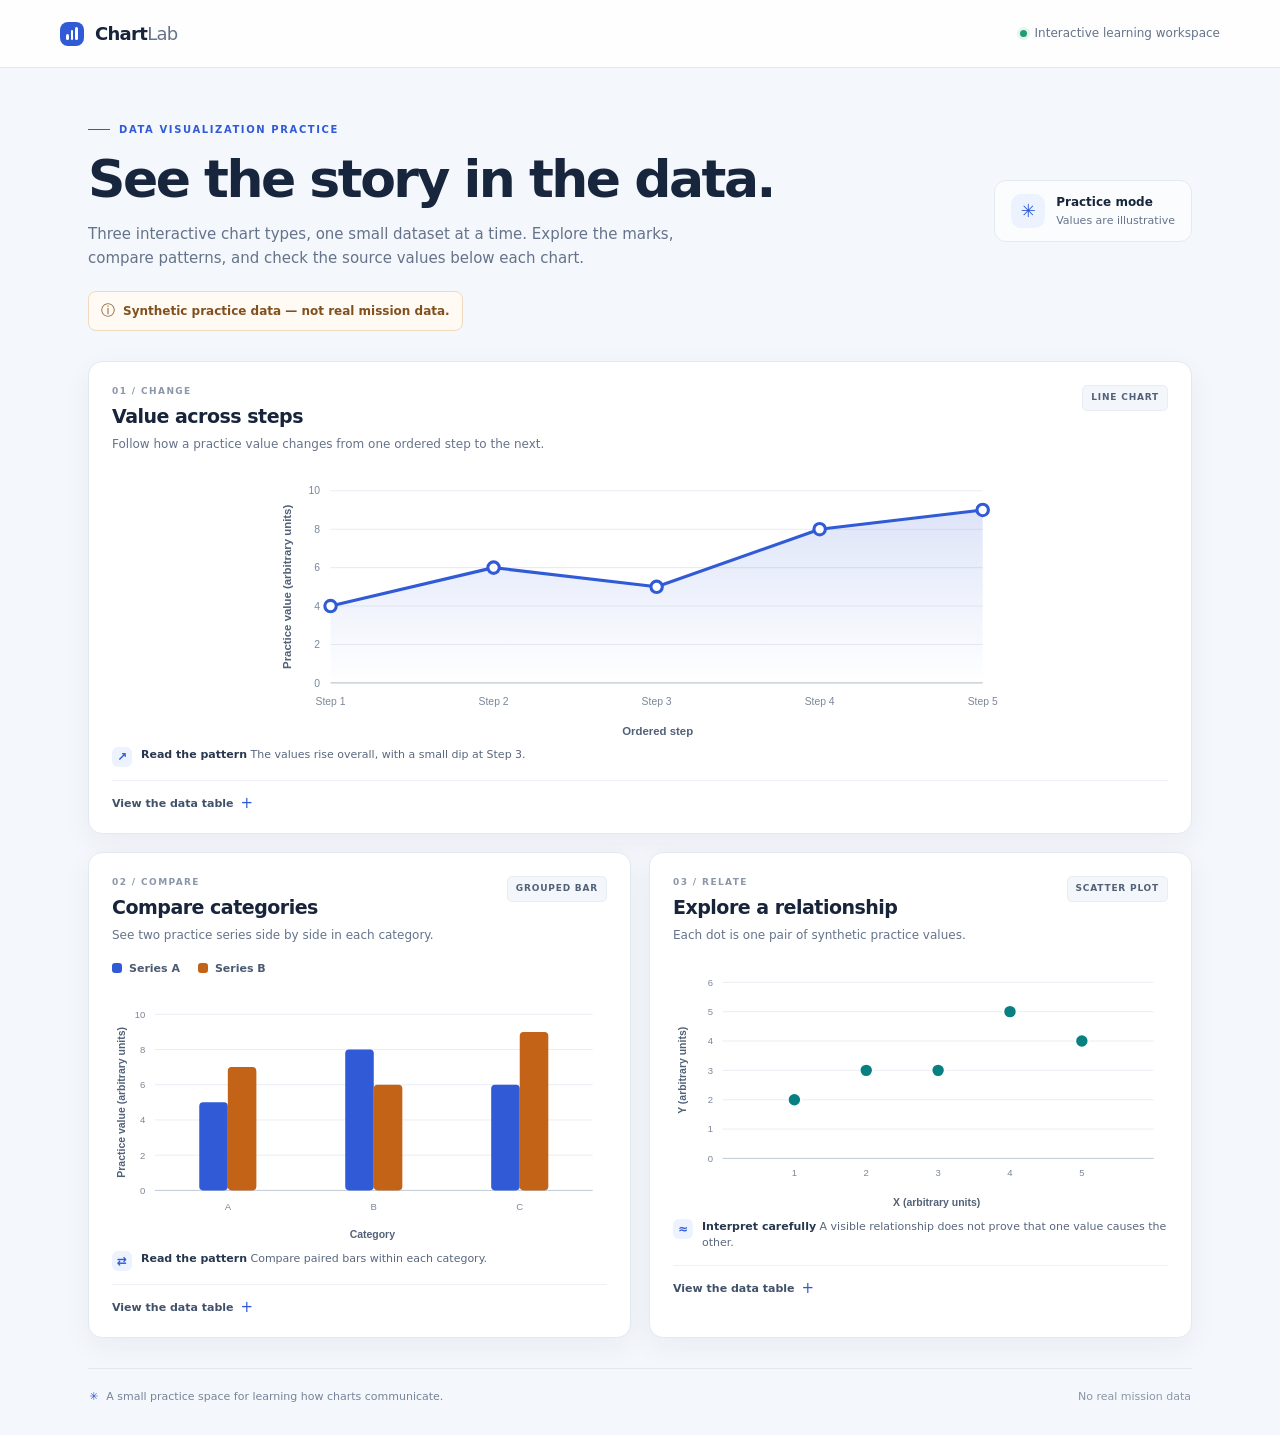
<file: independent-practice/chart-visualization-practice/index.html>
<!doctype html>
<html lang="en">
  <head>
    <meta charset="utf-8">
    <meta name="viewport" content="width=device-width, initial-scale=1">
    <meta name="theme-color" content="#f4f7fb">
    <title>Chart Lab · Data Visualization Practice</title>
    <link rel="stylesheet" href="styles.css">
  </head>
  <body>
    <a class="skip-link" href="#main-content">Skip to charts</a>
    <div class="app-shell">
      <header class="topbar">
        <a class="brand" href="#top" aria-label="Chart Lab home">
          <span class="brand-mark" aria-hidden="true"><span></span><span></span><span></span></span>
          <span>Chart<span class="brand-light">Lab</span></span>
        </a>
        <div class="topbar-meta"><span class="status-dot" aria-hidden="true"></span> Interactive learning workspace</div>
      </header>

      <main id="main-content" class="main-content">
        <section class="intro" id="top" aria-labelledby="page-title">
          <div class="eyebrow"><span class="eyebrow-line"></span> DATA VISUALIZATION PRACTICE</div>
          <div class="intro-row">
            <div>
              <h1 id="page-title">See the story<br class="mobile-break"> in the data.</h1>
              <p class="intro-copy">Three interactive chart types, one small dataset at a time. Explore the marks, compare patterns, and check the source values below each chart.</p>
            </div>
            <div class="practice-badge"><span class="badge-icon" aria-hidden="true">✳</span><span><strong>Practice mode</strong><br>Values are illustrative</span></div>
          </div>
          <p class="synthetic-notice"><span aria-hidden="true">ⓘ</span> Synthetic practice data — not real mission data.</p>
        </section>

        <section class="chart-grid" aria-label="Interactive chart examples">
          <article class="chart-card chart-card-wide" aria-labelledby="line-title">
            <div class="card-heading">
              <div><div class="chart-kicker">01 / CHANGE</div><h2 id="line-title">Value across steps</h2><p class="chart-description">Follow how a practice value changes from one ordered step to the next.</p></div>
              <span class="chart-type">LINE CHART</span>
            </div>
            <div class="chart-frame" id="line-chart" data-chart="line" aria-busy="true"></div>
            <div class="chart-tooltip" role="status" aria-live="polite" hidden></div>
            <p class="chart-takeaway"><span class="takeaway-mark" aria-hidden="true">↗</span><span><strong>Read the pattern</strong> The values rise overall, with a small dip at Step 3.</span></p>
            <details class="data-details"><summary>View the data table</summary><div class="table-wrap"><table><caption class="sr-only">Synthetic practice data for value across steps</caption><thead><tr><th scope="col">Ordered step</th><th scope="col">Practice value (arbitrary units)</th></tr></thead><tbody id="line-table"></tbody></table></div></details>
          </article>

          <article class="chart-card" aria-labelledby="bar-title">
            <div class="card-heading">
              <div><div class="chart-kicker">02 / COMPARE</div><h2 id="bar-title">Compare categories</h2><p class="chart-description">See two practice series side by side in each category.</p></div>
              <span class="chart-type">GROUPED BAR</span>
            </div>
            <div class="legend" aria-label="Chart legend"><span><i class="legend-swatch series-a" aria-hidden="true"></i>Series A</span><span><i class="legend-swatch series-b" aria-hidden="true"></i>Series B</span></div>
            <div class="chart-frame" id="bar-chart" data-chart="bar" aria-busy="true"></div>
            <div class="chart-tooltip" role="status" aria-live="polite" hidden></div>
            <p class="chart-takeaway"><span class="takeaway-mark" aria-hidden="true">⇄</span><span><strong>Read the pattern</strong> Compare paired bars within each category.</span></p>
            <details class="data-details"><summary>View the data table</summary><div class="table-wrap"><table><caption class="sr-only">Synthetic practice data for grouped category comparison</caption><thead><tr><th scope="col">Category</th><th scope="col">Series A</th><th scope="col">Series B</th></tr></thead><tbody id="bar-table"></tbody></table></div></details>
          </article>

          <article class="chart-card" aria-labelledby="scatter-title">
            <div class="card-heading">
              <div><div class="chart-kicker">03 / RELATE</div><h2 id="scatter-title">Explore a relationship</h2><p class="chart-description">Each dot is one pair of synthetic practice values.</p></div>
              <span class="chart-type">SCATTER PLOT</span>
            </div>
            <div class="chart-frame" id="scatter-chart" data-chart="scatter" aria-busy="true"></div>
            <div class="chart-tooltip" role="status" aria-live="polite" hidden></div>
            <p class="chart-takeaway"><span class="takeaway-mark" aria-hidden="true">≈</span><span><strong>Interpret carefully</strong> A visible relationship does not prove that one value causes the other.</span></p>
            <details class="data-details"><summary>View the data table</summary><div class="table-wrap"><table><caption class="sr-only">Synthetic practice data for scatter plot</caption><thead><tr><th scope="col">X (arbitrary units)</th><th scope="col">Y (arbitrary units)</th></tr></thead><tbody id="scatter-table"></tbody></table></div></details>
          </article>
        </section>

        <footer class="footer"><span class="footer-mark" aria-hidden="true">✳</span><span>A small practice space for learning how charts communicate.</span><span class="footer-note">No real mission data</span></footer>
      </main>
    </div>
    <script src="data.js"></script>
    <script src="charts.js"></script>
    <script src="app.js"></script>
  </body>
</html>
</file>
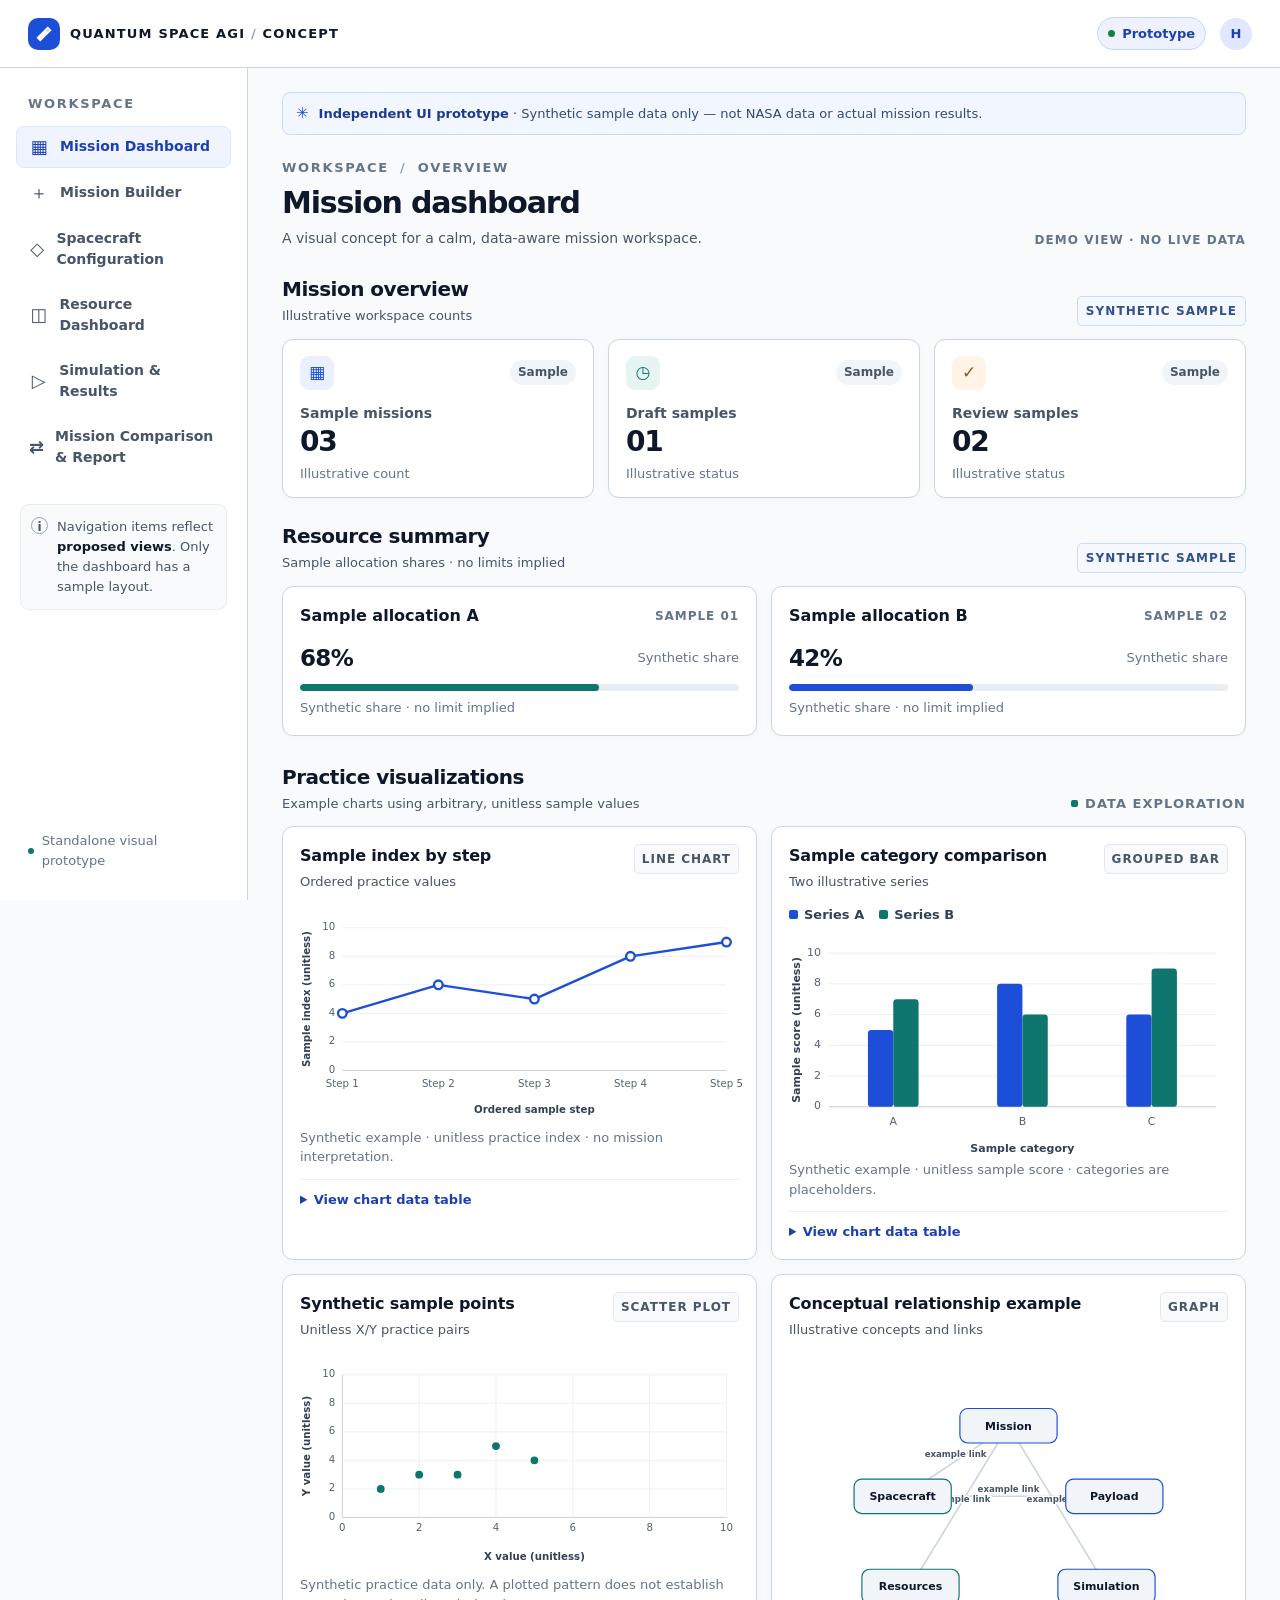
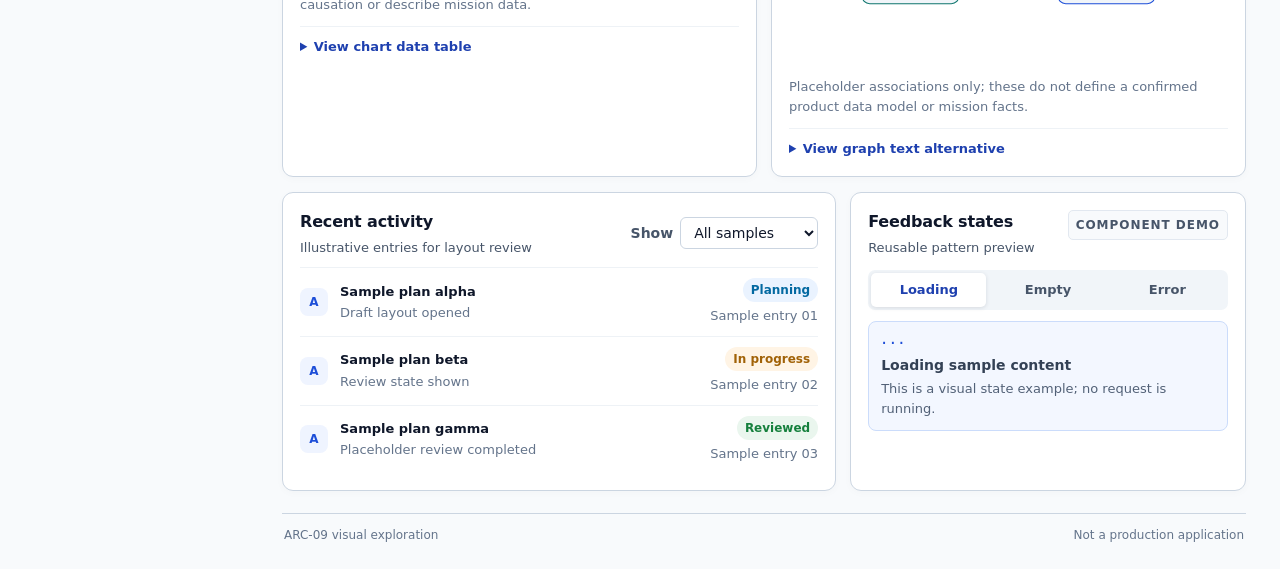
<file: arc09-handover/01-prototype/current-working-tree/index.html>
<!doctype html>
<html lang="en">
  <head>
    <meta charset="utf-8">
    <meta name="viewport" content="width=device-width, initial-scale=1">
    <meta name="theme-color" content="#f8fafc">
    <title>Mission workspace — ARC-09 UI prototype</title>
    <link rel="stylesheet" href="styles.css">
  </head>
  <body>
    <a class="skip-link" href="#main-content">Skip to main content</a>
    <div class="app-shell">
      <header class="app-header">
        <div class="header-brand-wrap">
          <button class="icon-button menu-toggle" id="menu-toggle" type="button" aria-label="Open navigation" aria-controls="app-sidebar" aria-expanded="false">
            <svg viewBox="0 0 24 24" aria-hidden="true"><path d="M4 7h16M4 12h16M4 17h16" /></svg>
          </button>
          <a class="brand" href="#dashboard" aria-label="Mission workspace dashboard">
            <span class="brand-symbol" aria-hidden="true"><svg viewBox="0 0 32 32"><path d="M5 21.5 21.5 5l5.5 5.5L10.5 27z"/><circle cx="21.5" cy="10.5" r="2.2"/></svg></span>
            <span class="brand-name">QUANTUM SPACE AGI<span> / </span>CONCEPT</span>
          </a>
        </div>
        <div class="header-right">
          <span class="prototype-chip"><span class="chip-dot" aria-hidden="true"></span>Prototype</span>
          <span class="avatar" aria-label="Prototype user">H</span>
        </div>
      </header>

      <div class="shell-body">
        <div class="sidebar-backdrop" id="sidebar-backdrop" hidden></div>
        <aside class="app-sidebar" id="app-sidebar" aria-label="Primary navigation">
          <div class="workspace-label">WORKSPACE</div>
          <nav class="primary-nav" id="primary-nav" aria-label="Proposed application views">
            <a class="nav-item is-active" href="#dashboard" data-view="dashboard" aria-current="page"><span class="nav-icon" aria-hidden="true">▦</span><span>Mission Dashboard</span></a>
            <a class="nav-item" href="#mission-builder" data-view="mission-builder"><span class="nav-icon" aria-hidden="true">＋</span><span>Mission Builder</span></a>
            <a class="nav-item" href="#spacecraft" data-view="spacecraft"><span class="nav-icon" aria-hidden="true">◇</span><span>Spacecraft Configuration</span></a>
            <a class="nav-item" href="#resources" data-view="resources"><span class="nav-icon" aria-hidden="true">◫</span><span>Resource Dashboard</span></a>
            <a class="nav-item" href="#simulation" data-view="simulation"><span class="nav-icon" aria-hidden="true">▷</span><span>Simulation &amp; Results</span></a>
            <a class="nav-item" href="#comparison" data-view="comparison"><span class="nav-icon" aria-hidden="true">⇄</span><span>Mission Comparison &amp; Report</span></a>
          </nav>

          <div class="sidebar-note">
            <span class="note-icon" aria-hidden="true">i</span>
            <p>Navigation items reflect <strong>proposed views</strong>. Only the dashboard has a sample layout.</p>
          </div>
          <div class="sidebar-bottom"><span class="online-dot" aria-hidden="true"></span> Standalone visual prototype</div>
        </aside>

        <main class="main-content" id="main-content" tabindex="-1">
          <div class="prototype-notice" role="note">
            <span class="notice-icon" aria-hidden="true">✳</span>
            <span><strong>Independent UI prototype</strong> · Synthetic sample data only — not NASA data or actual mission results.</span>
          </div>
          <div class="state-box state-error" id="startup-error" role="alert" hidden></div>
          <div class="state-box state-loading" id="dashboard-loading" role="status" aria-live="polite" aria-atomic="true" hidden>
            <span class="loading-indicator" aria-hidden="true">···</span>
            <strong>Loading dashboard data</strong>
            <span>Preparing the prototype dashboard content.</span>
          </div>

          <section id="dashboard" data-page="dashboard" aria-labelledby="page-title" aria-busy="false">
            <div class="page-header">
              <div>
                <div class="breadcrumb">WORKSPACE <span aria-hidden="true">/</span> OVERVIEW</div>
                <h1 id="page-title">Mission dashboard</h1>
                <p class="page-description">A visual concept for a calm, data-aware mission workspace.</p>
              </div>
              <div class="page-actions"><span class="date-context">DEMO VIEW <span aria-hidden="true">·</span> NO LIVE DATA</span></div>
            </div>

            <div class="section-heading">
              <div><h2>Mission overview</h2><p>Illustrative workspace counts</p></div>
              <span class="sample-label">SYNTHETIC SAMPLE</span>
            </div>
            <div class="overview-grid" id="overview-grid" role="group" aria-label="Synthetic mission overview"></div>

            <div class="section-heading resource-heading">
              <div><h2>Resource summary</h2><p>Sample allocation shares · no limits implied</p></div>
              <span class="sample-label">SYNTHETIC SAMPLE</span>
            </div>
            <div class="resource-grid" id="resource-grid" role="group" aria-label="Synthetic resource summary"></div>

            <div class="section-heading chart-section-heading">
              <div><h2>Practice visualizations</h2><p>Example charts using arbitrary, unitless sample values</p></div>
              <span class="section-marker"><span></span> DATA EXPLORATION</span>
            </div>
            <div class="visual-grid">
              <article class="panel chart-panel" aria-labelledby="trend-title">
                <div class="panel-heading"><div><h3 id="trend-title">Sample index by step</h3><p>Ordered practice values</p></div><span class="chart-type">LINE CHART</span></div>
                <div class="chart-host" id="line-chart" aria-busy="true"></div>
                <div class="chart-tooltip" role="status" aria-live="polite" hidden></div>
                <p class="chart-caption">Synthetic example · unitless practice index · no mission interpretation.</p>
                <details class="data-details"><summary>View chart data table</summary><div class="table-scroll"><table><caption class="sr-only">Synthetic sample index values by step</caption><thead><tr><th scope="col">Step</th><th scope="col">Sample index (unitless)</th></tr></thead><tbody id="line-table"></tbody></table></div></details>
              </article>

              <article class="panel chart-panel" aria-labelledby="bar-chart-title">
                <div class="panel-heading"><div><h3 id="bar-chart-title">Sample category comparison</h3><p>Two illustrative series</p></div><span class="chart-type">GROUPED BAR</span></div>
                <ul class="chart-legend"><li><i class="legend-swatch legend-a" aria-hidden="true"></i>Series A</li><li><i class="legend-swatch legend-b" aria-hidden="true"></i>Series B</li></ul>
                <div class="chart-host" id="bar-chart" aria-busy="true"></div>
                <div class="chart-tooltip" role="status" aria-live="polite" hidden></div>
                <p class="chart-caption">Synthetic example · unitless sample score · categories are placeholders.</p>
                <details class="data-details"><summary>View chart data table</summary><div class="table-scroll"><table><caption class="sr-only">Synthetic category comparison for Series A and Series B</caption><thead><tr><th scope="col">Sample category</th><th scope="col">Series A</th><th scope="col">Series B</th></tr></thead><tbody id="bar-table"></tbody></table></div></details>
              </article>
              <article class="panel chart-panel" aria-labelledby="scatter-chart-title">
                <div class="panel-heading"><div><h3 id="scatter-chart-title">Synthetic sample points</h3><p>Unitless X/Y practice pairs</p></div><span class="chart-type">SCATTER PLOT</span></div>
                <div class="chart-host" id="scatter-chart" aria-busy="true"></div>
                <div class="chart-tooltip" role="status" aria-live="polite" hidden></div>
                <p class="chart-caption">Synthetic practice data only. A plotted pattern does not establish causation or describe mission data.</p>
                <details class="data-details"><summary>View chart data table</summary><div class="table-scroll"><table><caption class="sr-only">Synthetic unitless X and Y sample point pairs</caption><thead><tr><th scope="col">X value (unitless)</th><th scope="col">Y value (unitless)</th></tr></thead><tbody id="scatter-table"></tbody></table></div></details>
              </article>

              <article class="panel chart-panel" aria-labelledby="relationship-chart-title">
                <div class="panel-heading"><div><h3 id="relationship-chart-title">Conceptual relationship example</h3><p>Illustrative concepts and links</p></div><span class="chart-type">GRAPH</span></div>
                <div class="chart-host graph-host" id="relationship-graph" aria-busy="true"></div>
                <div class="chart-tooltip" role="status" aria-live="polite" hidden></div>
                <p class="chart-caption">Placeholder associations only; these do not define a confirmed product data model or mission facts.</p>
                <details class="data-details"><summary>View graph text alternative</summary><div class="table-scroll"><table><caption class="sr-only">Conceptual graph nodes and illustrative associations</caption><thead><tr><th scope="col">Kind</th><th scope="col">Elements</th><th scope="col">Description</th></tr></thead><tbody id="graph-table"></tbody></table></div></details>
              </article>
            </div>

            <div class="lower-grid">
              <section class="panel activity-panel" aria-labelledby="activity-title">
                <div class="panel-heading activity-heading"><div><h3 id="activity-title">Recent activity</h3><p>Illustrative entries for layout review</p></div>
                  <div class="form-field compact-field"><label for="activity-filter">Show</label><select id="activity-filter" aria-label="Filter synthetic sample activity"><option value="all">All samples</option><option value="Planning">Planning</option><option value="In progress">In progress</option><option value="Reviewed">Reviewed</option></select></div>
                </div>
                <ul class="activity-list" id="activity-list" aria-live="polite"></ul>
              </section>
              <section class="panel state-demo" aria-labelledby="state-title">
                <div class="panel-heading"><div><h3 id="state-title">Feedback states</h3><p>Reusable pattern preview</p></div><span class="chart-type">COMPONENT DEMO</span></div>
                <div class="state-tabs" role="group" aria-label="Choose feedback state preview">
                  <button class="state-tab is-selected" type="button" data-state="loading" aria-pressed="true">Loading</button>
                  <button class="state-tab" type="button" data-state="empty" aria-pressed="false">Empty</button>
                  <button class="state-tab" type="button" data-state="error" aria-pressed="false">Error</button>
                </div>
                <div class="state-preview" id="state-preview" aria-live="polite"></div>
              </section>
            </div>

            <footer class="page-footer"><span>ARC-09 visual exploration</span><span>Not a production application</span></footer>
          </section>

          <section id="mission-builder" class="placeholder-page" data-page="mission-builder" hidden aria-labelledby="mission-builder-title">
            <div class="page-header"><div><div class="breadcrumb">WORKSPACE <span aria-hidden="true">/</span> PROPOSED VIEW</div><h1 id="mission-builder-title">Mission Builder</h1><p class="page-description">A navigation placeholder for visual flow review.</p></div></div>
            <div class="panel placeholder-panel"><div class="placeholder-illustration" aria-hidden="true">&#9675;</div><span class="sample-label">PROPOSED VIEW &middot; NOT A REQUIREMENT</span><h2>Layout preview not defined</h2><p>This prototype does not contain confirmed page requirements, API data, or scientific fields for this view.</p><button class="button button-secondary back-dashboard" type="button">Return to dashboard</button></div>
          </section>
          <section id="spacecraft" class="placeholder-page" data-page="spacecraft" hidden aria-labelledby="spacecraft-title">
            <div class="page-header"><div><div class="breadcrumb">WORKSPACE <span aria-hidden="true">/</span> PROPOSED VIEW</div><h1 id="spacecraft-title">Spacecraft Configuration</h1><p class="page-description">A navigation placeholder for visual flow review.</p></div></div>
            <div class="panel placeholder-panel"><div class="placeholder-illustration" aria-hidden="true">&#9675;</div><span class="sample-label">PROPOSED VIEW &middot; NOT A REQUIREMENT</span><h2>Layout preview not defined</h2><p>This prototype does not contain confirmed page requirements, API data, or scientific fields for this view.</p><button class="button button-secondary back-dashboard" type="button">Return to dashboard</button></div>
          </section>
          <section id="resources" class="placeholder-page" data-page="resources" hidden aria-labelledby="resources-title">
            <div class="page-header"><div><div class="breadcrumb">WORKSPACE <span aria-hidden="true">/</span> PROPOSED VIEW</div><h1 id="resources-title">Resource Dashboard</h1><p class="page-description">A navigation placeholder for visual flow review.</p></div></div>
            <div class="panel placeholder-panel"><div class="placeholder-illustration" aria-hidden="true">&#9675;</div><span class="sample-label">PROPOSED VIEW &middot; NOT A REQUIREMENT</span><h2>Layout preview not defined</h2><p>This prototype does not contain confirmed page requirements, API data, or scientific fields for this view.</p><button class="button button-secondary back-dashboard" type="button">Return to dashboard</button></div>
          </section>
          <section id="simulation" class="placeholder-page" data-page="simulation" hidden aria-labelledby="simulation-title">
            <div class="page-header"><div><div class="breadcrumb">WORKSPACE <span aria-hidden="true">/</span> PROPOSED VIEW</div><h1 id="simulation-title">Simulation &amp; Results</h1><p class="page-description">A navigation placeholder for visual flow review.</p></div></div>
            <div class="panel placeholder-panel"><div class="placeholder-illustration" aria-hidden="true">&#9675;</div><span class="sample-label">PROPOSED VIEW &middot; NOT A REQUIREMENT</span><h2>Layout preview not defined</h2><p>This prototype does not contain confirmed page requirements, API data, or scientific fields for this view.</p><button class="button button-secondary back-dashboard" type="button">Return to dashboard</button></div>
          </section>
          <section id="comparison" class="placeholder-page" data-page="comparison" hidden aria-labelledby="comparison-title">
            <div class="page-header"><div><div class="breadcrumb">WORKSPACE <span aria-hidden="true">/</span> PROPOSED VIEW</div><h1 id="comparison-title">Mission Comparison &amp; Report</h1><p class="page-description">A navigation placeholder for visual flow review.</p></div></div>
            <div class="panel placeholder-panel"><div class="placeholder-illustration" aria-hidden="true">&#9675;</div><span class="sample-label">PROPOSED VIEW &middot; NOT A REQUIREMENT</span><h2>Layout preview not defined</h2><p>This prototype does not contain confirmed page requirements, API data, or scientific fields for this view.</p><button class="button button-secondary back-dashboard" type="button">Return to dashboard</button></div>
          </section>
        </main>
      </div>
    </div>
    <script src="data.js"></script>
    <script src="data-provider.js"></script>
    <script src="charts.js"></script>
    <script src="data-validation.js"></script>
    <script src="app.js"></script>
  </body>
</html>
</file>
<file: independent-practice/chart-visualization-practice/styles.css>
:root{color-scheme:light;--ink:#17243a;--muted:#65738a;--soft:#8a96a9;--line:#e3e9f1;--paper:#fff;--canvas:#f4f7fb;--blue:#315bd6;--blue-dark:#2448b7;--blue-pale:#edf2ff;--teal:#087f80;--teal-pale:#e6f5f3;--orange:#c26317;--orange-pale:#fff3e7;--shadow:0 8px 28px rgba(35,55,85,.055);font-family:'DM Sans',system-ui,-apple-system,'Segoe UI',sans-serif;font-synthesis:none;text-rendering:optimizeLegibility}
*{box-sizing:border-box}body{margin:0;background:var(--canvas);color:var(--ink);font-size:15px;line-height:1.55}.skip-link{position:absolute;left:12px;top:-60px;background:#fff;padding:10px 14px;border-radius:8px;z-index:10;color:var(--blue-dark)}.skip-link:focus{top:12px}.app-shell{min-height:100vh}.topbar{height:68px;padding:0 max(28px,calc((100vw - 1160px)/2));background:rgba(255,255,255,.92);border-bottom:1px solid var(--line);display:flex;align-items:center;justify-content:space-between}.brand{display:flex;align-items:center;gap:11px;text-decoration:none;color:var(--ink);font:800 18px Manrope,system-ui,sans-serif;letter-spacing:-.7px}.brand-light{font-weight:500;color:var(--muted)}.brand-mark{height:24px;width:24px;border-radius:8px;background:var(--blue);display:flex;align-items:end;gap:2px;padding:6px}.brand-mark span{display:block;width:3px;border-radius:3px;background:white}.brand-mark span:nth-child(1){height:6px}.brand-mark span:nth-child(2){height:10px}.brand-mark span:nth-child(3){height:13px}.topbar-meta{font-size:12px;color:var(--muted);display:flex;align-items:center;gap:8px}.status-dot{width:7px;height:7px;background:#249b78;border-radius:50%;box-shadow:0 0 0 3px #e4f5ee}.main-content{max-width:1160px;margin:0 auto;padding:54px 28px 24px}.intro{margin-bottom:30px}.eyebrow,.chart-kicker{font-size:10px;font-weight:700;letter-spacing:1.6px;color:var(--blue);display:flex;align-items:center;gap:9px}.eyebrow-line{height:1px;width:22px;background:var(--blue)}.intro-row{display:flex;justify-content:space-between;align-items:center;gap:24px;margin-top:13px}.intro h1{font:800 clamp(34px,4.4vw,52px)/1.1 Manrope,system-ui,sans-serif;letter-spacing:-2.5px;margin:0;color:#18263d}.mobile-break{display:none}.intro-copy{max-width:600px;color:var(--muted);font-size:15px;margin:14px 0 0;line-height:1.65}.practice-badge{display:flex;align-items:center;gap:11px;padding:12px 16px;border:1px solid #e5eaf2;background:rgba(255,255,255,.7);border-radius:12px;color:var(--muted);font-size:11px;white-space:nowrap}.practice-badge strong{color:var(--ink);font-size:12px}.badge-icon{display:grid;place-items:center;background:var(--blue-pale);color:var(--blue);width:34px;height:34px;border-radius:10px;font-size:18px}.synthetic-notice{display:inline-flex;align-items:center;gap:8px;margin:20px 0 0;border:1px solid #f1d9bc;background:#fffaf4;border-radius:8px;color:#81501f;padding:8px 12px;font-size:12px;font-weight:600}.synthetic-notice span{font-size:14px}.chart-grid{display:grid;grid-template-columns:repeat(2,minmax(0,1fr));gap:18px}.chart-card{min-width:0;position:relative;padding:23px 23px 18px;border:1px solid var(--line);border-radius:14px;background:var(--paper);box-shadow:var(--shadow)}.chart-card-wide{grid-column:1/-1}.card-heading{display:flex;justify-content:space-between;align-items:flex-start;gap:14px}.chart-kicker{font-size:9px;letter-spacing:1.4px;color:var(--soft);margin-bottom:5px}.card-heading h2{font:700 19px/1.3 Manrope,system-ui,sans-serif;letter-spacing:-.5px;margin:0}.chart-description{font-size:12px;color:var(--muted);margin:6px 0 0}.chart-type{font-size:9px;font-weight:700;letter-spacing:.8px;color:#526177;background:#f3f6fa;border:1px solid #e8edf3;border-radius:5px;padding:5px 8px;white-space:nowrap}.chart-frame{height:250px;width:100%;margin:17px 0 0;position:relative}.chart-card-wide .chart-frame{height:270px}.chart-frame svg{display:block;width:100%;height:100%;overflow:visible}.chart-tooltip{position:absolute;z-index:3;pointer-events:none;transform:translate(-50%,-115%);background:#18263d;color:white;border-radius:7px;padding:7px 10px;font-size:11px;font-weight:600;box-shadow:0 4px 14px #17243a30;white-space:nowrap}.chart-tooltip[hidden]{display:none}.legend{display:flex;gap:18px;margin-top:15px;color:#4a5a70;font-size:11px;font-weight:600}.legend span{display:flex;align-items:center;gap:7px}.legend-swatch{width:10px;height:10px;border-radius:3px;display:inline-block}.series-a{background:var(--blue)}.series-b{background:var(--orange)}.chart-takeaway{display:flex;align-items:flex-start;gap:9px;margin:7px 0 13px;color:#59677d;font-size:11px;line-height:1.5}.chart-takeaway strong{color:#27374f}.takeaway-mark{flex:none;color:var(--blue);background:var(--blue-pale);height:20px;min-width:20px;border-radius:6px;display:grid;place-items:center;font-size:12px;font-weight:700}.data-details{border-top:1px solid #eef1f5;padding-top:11px}.data-details summary{width:max-content;cursor:pointer;list-style:none;color:#40516a;font-size:11px;font-weight:600;display:flex;align-items:center;gap:7px}.data-details summary::-webkit-details-marker{display:none}.data-details summary:after{content:'+';font-size:15px;color:var(--blue);font-weight:500}.data-details[open] summary:after{content:'−'}.data-details summary:focus-visible,.skip-link:focus-visible{outline:3px solid #8da8ff;outline-offset:3px;border-radius:4px}.table-wrap{overflow-x:auto;margin-top:10px}table{border-collapse:collapse;width:100%;text-align:left;font-size:11px}th{color:#607088;font-weight:600;background:#f7f9fc}th,td{padding:8px 10px;border-bottom:1px solid #edf0f5}td{color:#27374f;font-variant-numeric:tabular-nums}.footer{border-top:1px solid var(--line);margin-top:30px;padding:19px 1px 6px;display:flex;align-items:center;gap:8px;color:#778499;font-size:11px}.footer-mark{color:var(--blue)}.footer-note{margin-left:auto;color:#8a96a9}.sr-only{position:absolute;width:1px;height:1px;padding:0;margin:-1px;overflow:hidden;clip:rect(0,0,0,0);white-space:nowrap;border:0}

/* SVG chart styling */
.grid-line{stroke:#e9edf3;stroke-width:1}.axis-line{stroke:#bdc7d5;stroke-width:1}.axis-label{fill:#66758b;font:11px 'DM Sans',sans-serif}.axis-title{fill:#526177;font:600 11px 'DM Sans',sans-serif}.tick-label{fill:#7a8799;font:10px 'DM Sans',sans-serif}.line-path{fill:none;stroke:var(--blue);stroke-width:3;stroke-linecap:round;stroke-linejoin:round}.line-area{fill:url(#lineFill)}.line-point{fill:#fff;stroke:var(--blue);stroke-width:3}.chart-mark{cursor:pointer;outline:none}.chart-mark:focus-visible .focus-ring,.chart-mark:hover .focus-ring{opacity:1}.focus-ring{fill:none;stroke:#132c71;stroke-width:2;stroke-dasharray:3 2;opacity:0}.bar-a{fill:var(--blue)}.bar-b{fill:var(--orange)}.scatter-point{fill:var(--teal);stroke:#fff;stroke-width:2}.chart-empty{height:100%;display:grid;place-content:center;text-align:center;color:var(--muted);font-size:13px;background:#f8fafc;border:1px dashed #ccd5e2;border-radius:10px;padding:20px}.chart-error{height:100%;display:grid;place-content:center;text-align:center;color:#8b2d2d;background:#fff5f4;border:1px solid #f2d5d2;border-radius:10px;padding:20px;font-size:13px}
@media(max-width:760px){.topbar{height:60px;padding:0 20px}.main-content{padding:38px 20px 20px}.chart-grid{gap:14px}.chart-card{padding:19px}.chart-card-wide .chart-frame{height:245px}}
@media(max-width:560px){.topbar-meta{font-size:0}.topbar-meta .status-dot{width:8px;height:8px}.main-content{padding:30px 15px 18px}.intro{margin-bottom:22px}.intro-row{align-items:flex-start;flex-direction:column;gap:16px}.intro h1{font-size:38px;letter-spacing:-1.8px}.mobile-break{display:block}.intro-copy{font-size:13px;margin-top:10px}.practice-badge{padding:8px 11px}.synthetic-notice{font-size:10px;margin-top:15px}.chart-grid{grid-template-columns:1fr;gap:12px}.chart-card-wide{grid-column:auto}.chart-card{padding:17px 15px 15px;border-radius:12px}.card-heading h2{font-size:17px}.chart-description{font-size:11px;max-width:280px}.chart-type{font-size:8px;padding:4px 6px}.chart-frame,.chart-card-wide .chart-frame{height:230px;margin-top:13px}.legend{margin-top:12px}.footer{align-items:flex-start;line-height:1.4}.footer-note{white-space:nowrap}}
@media(prefers-reduced-motion:reduce){*,*::before,*::after{scroll-behavior:auto!important;animation-duration:.01ms!important;animation-iteration-count:1!important;transition-duration:.01ms!important}}
</file>
<file: arc09-handover/01-prototype/current-working-tree/styles.css>
:root {
  color-scheme: light;
  --primary: #1D4ED8;
  --secondary: #0F766E;
  --background: #F8FAFC;
  --surface: #FFFFFF;
  --subtle: #F1F5F9;
  --text: #0F172A;
  --muted: #475569;
  --border: #CBD5E1;
  --success: #15803D;
  --warning: #A16207;
  --error: #B91C1C;
  --info: #0369A1;
  --space-1: 4px;
  --space-2: 8px;
  --space-3: 12px;
  --space-4: 16px;
  --space-6: 24px;
  --space-8: 32px;
  --space-12: 48px;
  font-family: Inter,ui-sans-serif,system-ui,-apple-system,"Segoe UI",sans-serif;
  color: var(--text);
  background: var(--background);
  font-synthesis: none;
  text-rendering: optimizeLegibility;
}

/* Base styles and typography */
* {
  box-sizing: border-box;
}

html {
  min-width: 320px;
}

body {
  margin: 0;
  min-width: 320px;
  background: var(--background);
  color: var(--text);
  font-size: 16px;
  line-height: 1.5;
}
/* Shared control typography */
button,select {
  font: inherit;
}
/* Base styles and typography */
button,a,select {
  -webkit-tap-highlight-color: transparent;
}
/* Keyboard skip link */
.skip-link {
  position: fixed;
  z-index: 50;
  left: 12px;
  top: -60px;
  padding: 10px 14px;
  background: var(--surface);
  color: var(--primary);
  border: 2px solid var(--primary);
  border-radius: 8px;
}

.skip-link:focus {
  top: 12px;
}
/* Application shell and header */
.app-shell {
  min-height: 100vh;
}

.app-header {
  height: 68px;
  position: sticky;
  top: 0;
  z-index: 20;
  display: flex;
  align-items: center;
  justify-content: space-between;
  padding: 0 28px;
  background: rgba(255,255,255,.96);
  border-bottom: 1px solid var(--border);
}

.header-brand-wrap,.header-right {
  display: flex;
  align-items: center;
  gap: 14px;
}

.brand {
  display: flex;
  align-items: center;
  gap: 10px;
  text-decoration: none;
  color: var(--text);
}

.brand-symbol {
  display: grid;
  place-items: center;
  width: 32px;
  height: 32px;
  border-radius: 10px;
  background: var(--primary);
}

.brand-symbol svg {
  width: 22px;
  height: 22px;
  fill: var(--surface);
}

.brand-symbol circle {
  fill: #bfdbfe;
}

.brand-name {
  font-size: 13px;
  font-weight: 750;
  letter-spacing: .09em;
}

.brand-name span {
  color: #94a3b8;
}

.prototype-chip {
  display: flex;
  align-items: center;
  gap: 7px;
  padding: 6px 10px;
  border: 1px solid #c7d2fe;
  background: #eef2ff;
  border-radius: 99px;
  color: #1e40af;
  font-size: 13px;
  font-weight: 650;
}
/* Header indicators */
.chip-dot,.online-dot {
  width: 7px;
  height: 7px;
  border-radius: 50%;
  background: var(--success);
}
/* Application shell and header */
.avatar {
  width: 32px;
  height: 32px;
  display: grid;
  place-items: center;
  border-radius: 50%;
  background: #e0e7ff;
  color: #1e40af;
  font-weight: 700;
  font-size: 13px;
}

.icon-button {
  width: 38px;
  height: 38px;
  display: grid;
  place-items: center;
  border: 1px solid var(--border);
  background: var(--surface);
  border-radius: 9px;
  color: var(--text);
  cursor: pointer;
}

.icon-button svg {
  width: 20px;
  height: 20px;
  fill: none;
  stroke: currentColor;
  stroke-width: 1.8;
  stroke-linecap: round;
}

.menu-toggle {
  display: none;
}

.shell-body {
  min-height: calc(100vh - 68px);
  display: grid;
  grid-template-columns: 248px minmax(0,1fr);
}
/* Sidebar navigation */
.app-sidebar {
  position: sticky;
  top: 68px;
  align-self: start;
  height: calc(100vh - 68px);
  display: flex;
  flex-direction: column;
  padding: 26px 16px 18px;
  background: var(--surface);
  border-right: 1px solid var(--border);
}

.workspace-label,.breadcrumb {
  font-size: 13px;
  font-weight: 750;
  letter-spacing: .13em;
  color: #64748b;
}

.workspace-label {
  padding: 0 12px 12px;
}

.primary-nav {
  display: grid;
  gap: var(--space-1);
}

.nav-item {
  min-height: 42px;
  display: flex;
  align-items: center;
  gap: 11px;
  padding: 9px 12px;
  color: var(--muted);
  border: 1px solid transparent;
  border-radius: 8px;
  text-decoration: none;
  font-size: 14px;
  font-weight: 550;
  transition: background-color .15s,color .15s;
}

.nav-item:hover {
  background: var(--background);
  color: var(--text);
}

.nav-item.is-active {
  background: #eff4ff;
  border-color: #dbe7ff;
  color: #1e40af;
  font-weight: 700;
}

.nav-icon {
  width: 20px;
  text-align: center;
  font-size: 18px;
  line-height: 1;
  color: inherit;
}
.sidebar-note {
  display: flex;
  gap: 9px;
  margin: 26px 4px 0;
  padding: 12px 10px;
  background: var(--background);
  border: 1px solid #e8edf4;
  border-radius: 9px;
  color: var(--muted);
  font-size: 13px;
  line-height: 1.55;
}

.sidebar-note p {
  margin: 0;
}

.sidebar-note strong {
  color: var(--text);
}

.note-icon {
  flex: none;
  display: grid;
  place-items: center;
  width: 17px;
  height: 17px;
  border: 1px solid #94a3b8;
  border-radius: 50%;
  font-size: 12px;
  font-weight: 700;
}

.sidebar-bottom {
  display: flex;
  align-items: center;
  gap: var(--space-2);
  margin-top: auto;
  padding: 12px;
  color: #64748b;
  font-size: 13px;
}

.sidebar-bottom .online-dot {
  width: 6px;
  height: 6px;
  background: var(--secondary);
}
/* Page layout and headings */
.main-content {
  min-width: 0;
  max-width: 1440px;
  width: 100%;
  margin: 0 auto;
  padding: 24px 34px 22px;
  outline: none;
}

.prototype-notice {
  display: flex;
  align-items: center;
  gap: 10px;
  min-height: 42px;
  margin-bottom: 23px;
  padding: 9px 13px;
  border: 1px solid #cbdcfb;
  background: #f1f6ff;
  border-radius: 8px;
  color: #334a70;
  font-size: 13px;
}

.prototype-notice strong {
  color: #1e3a8a;
}

.notice-icon {
  color: var(--primary);
  font-size: 15px;
}

.page-header {
  display: flex;
  align-items: flex-end;
  justify-content: space-between;
  gap: 20px;
  margin-bottom: 27px;
}

.breadcrumb {
  margin-bottom: 8px;
}

.breadcrumb span {
  padding: 0 5px;
  color: #94a3b8;
}

.page-header h1 {
  margin: 0;
  font-size: 30px;
  line-height: 1.2;
  letter-spacing: -.04em;
  font-weight: 720;
}
/* Page description */
.page-description {
  margin: 7px 0 0;
  color: var(--muted);
  font-size: 14px;
}
/* Page layout and headings */
.page-actions {
  display: flex;
  align-items: center;
  gap: 10px;
}

.date-context {
  color: #64748b;
  font-size: 12px;
  font-weight: 700;
  letter-spacing: .09em;
}

.section-heading {
  display: flex;
  align-items: flex-end;
  justify-content: space-between;
  gap: var(--space-4);
  margin: 0 0 13px;
}

.section-heading h2 {
  margin: 0;
  font-size: 20px;
  line-height: 1.3;
  letter-spacing: -.025em;
}

.section-heading p {
  margin: 4px 0 0;
  color: var(--muted);
  font-size: 13px;
}

.sample-label {
  display: inline-flex;
  align-items: center;
  padding: 5px 8px;
  border: 1px solid #cbdcfb;
  border-radius: 5px;
  background: #f5f8ff;
  color: #31518a;
  font-size: 12px;
  font-weight: 750;
  letter-spacing: .09em;
  white-space: nowrap;
}
/* Dashboard cards and metrics */
.overview-grid {
  display: grid;
  grid-template-columns: repeat(3,minmax(0,1fr));
  gap: 14px;
}

.metric-card,.panel {
  min-width: 0;
  background: var(--surface);
  border: 1px solid var(--border);
  border-radius: 11px;
  box-shadow: 0 2px 8px rgba(15,23,42,.025);
}

.metric-card {
  padding: 16px 17px 14px;
}

.metric-top {
  display: flex;
  justify-content: space-between;
  align-items: center;
}

.metric-icon {
  width: 34px;
  height: 34px;
  display: grid;
  place-items: center;
  border-radius: 9px;
  font-size: 17px;
  font-weight: 700;
}

.metric-icon-blue {
  background: #eaf0ff;
  color: var(--primary);
}

.metric-icon-teal {
  background: #e6f4f2;
  color: var(--secondary);
}

.metric-icon-amber {
  background: #fff4e5;
  color: #9a5510;
}

.status-badge {
  display: inline-flex;
  align-items: center;
  gap: 6px;
  width: max-content;
  max-width: 100%;
  padding: 4px 8px;
  border-radius: 99px;
  font-size: 12px;
  font-weight: 700;
  line-height: 1.35;
}

.status-neutral {
  background: var(--subtle);
  color: var(--muted);
}

.status-info {
  background: #eaf3ff;
  color: var(--info);
}

.status-warning {
  background: #fff4e5;
  color: var(--warning);
}

.status-success {
  background: #eaf6ee;
  color: var(--success);
}

.metric-label {
  margin: 13px 0 2px;
  color: var(--muted);
  font-size: 14px;
  font-weight: 550;
}

.metric-value {
  margin: 0;
  font-size: 28px;
  line-height: 1.15;
  font-weight: 730;
  font-variant-numeric: tabular-nums;
  letter-spacing: -.04em;
}

.metric-detail {
  margin: 6px 0 0;
  color: #64748b;
  font-size: 13px;
}

.resource-heading {
  margin-top: 25px;
}

.resource-grid {
  display: grid;
  grid-template-columns: repeat(2,minmax(0,1fr));
  gap: 14px;
}

.resource-card {
  padding: 15px 17px 13px;
}

.resource-title-row,.resource-value-row {
  display: flex;
  align-items: center;
  justify-content: space-between;
  gap: 10px;
}

.resource-title-row h3 {
  margin: 0;
  font-size: 16px;
  font-weight: 650;
}

.resource-index {
  color: #64748b;
  font-size: 12px;
  font-weight: 700;
  letter-spacing: .08em;
}

.resource-value-row {
  margin-top: 13px;
}

.resource-value {
  font-size: 23px;
  letter-spacing: -.03em;
  font-variant-numeric: tabular-nums;
}

.resource-tag {
  color: #64748b;
  font-size: 13px;
}

.resource-track {
  height: 7px;
  margin-top: 9px;
  overflow: hidden;
  border-radius: 99px;
  background: #e8edf4;
}

.resource-fill {
  height: 100%;
  display: block;
  border-radius: inherit;
  background: var(--secondary);
}

.resource-card:nth-child(2) .resource-fill {
  background: var(--primary);
}

.resource-detail {
  margin: 7px 0 0;
  color: #64748b;
  font-size: 13px;
}
/* Charts and data tables */
.chart-section-heading {
  margin-top: 28px;
}

.section-marker {
  display: flex;
  align-items: center;
  gap: 7px;
  color: #64748b;
  font-size: 13px;
  font-weight: 750;
  letter-spacing: .08em;
}

.section-marker span {
  width: 7px;
  height: 7px;
  background: var(--secondary);
  border-radius: 2px;
}

.visual-grid {
  display: grid;
  grid-template-columns: repeat(2,minmax(0,1fr));
  gap: 14px;
}

.panel {
  position: relative;
  padding: 17px;
}

.panel-heading {
  display: flex;
  align-items: flex-start;
  justify-content: space-between;
  gap: 10px;
}

.panel-heading h3 {
  margin: 0;
  font-size: 16px;
  font-weight: 680;
  letter-spacing: -.01em;
}

.panel-heading p {
  margin: 4px 0 0;
  color: var(--muted);
  font-size: 13px;
}

.chart-type {
  flex: none;
  padding: 5px 7px;
  border: 1px solid #e2e8f0;
  border-radius: 5px;
  background: var(--background);
  color: var(--muted);
  font-size: 12px;
  font-weight: 750;
  letter-spacing: .08em;
}
.chart-legend {
  display: flex;
  gap: 15px;
  margin: 13px 0 0;
  padding: 0;
  list-style: none;
  color: #334155;
  font-size: 13px;
  font-weight: 600;
}

.chart-legend li {
  display: flex;
  align-items: center;
  gap: 6px;
}
/* Chart legend swatches */
.legend-swatch {
  width: 9px;
  height: 9px;
  display: inline-block;
  border-radius: 2px;
}

.legend-a {
  background: var(--primary);
}

.legend-b {
  background: var(--secondary);
}
/* Charts and data tables */
.chart-host {
  height: 228px;
  margin-top: 8px;
}

.graph-host {
  height: 330px;
}

.chart-host svg {
  display: block;
  width: 100%;
  height: 100%;
  overflow: visible;
}
.chart-tooltip {
  position: absolute;
  z-index: 3;
  pointer-events: none;
  transform: translate(-50%,-115%);
  max-width: 220px;
  padding: 7px 9px;
  border-radius: 6px;
  background: var(--text);
  color: var(--surface);
  box-shadow: 0 4px 14px rgba(15,23,42,.18);
  font-size: 13px;
  font-weight: 650;
  white-space: nowrap;
}

.chart-tooltip[hidden] {
  display: none;
}

.chart-caption {
  margin: 0 0 12px;
  color: #64748b;
  font-size: 13px;
}

.chart-gridline {
  stroke: #e7edf4;
  stroke-width: 1;
}

.chart-axis {
  stroke: #b9c5d3;
  stroke-width: 1;
}

.chart-tick {
  fill: #526177;
  font: 13px Inter,ui-sans-serif,system-ui,sans-serif;
}

.chart-axis-title {
  fill: #334155;
  font: 600 13px Inter,ui-sans-serif,system-ui,sans-serif;
}

.line-series {
  fill: none;
  stroke: var(--primary);
  stroke-width: 3;
  stroke-linecap: round;
  stroke-linejoin: round;
}

.line-dot {
  fill: var(--surface);
  stroke: var(--primary);
  stroke-width: 3;
}

.bar-series-a {
  fill: var(--primary);
}

.bar-series-b {
  fill: var(--secondary);
}

.scatter-dot {
  fill: var(--secondary);
  stroke: var(--surface);
  stroke-width: 2;
}

.graph-edge {
  stroke: var(--border);
  stroke-width: 2;
}

.graph-edge-mark:focus-visible .graph-edge {
  stroke: var(--text);
  stroke-width: 4;
}

.graph-edge-label {
  fill: var(--muted);
  paint-order: stroke;
  stroke: var(--surface);
  stroke-width: 4px;
  stroke-linejoin: round;
  font: 600 11px Inter,ui-sans-serif,system-ui,sans-serif;
}

.graph-node {
  fill: var(--subtle);
  stroke: var(--primary);
  stroke-width: 1.5;
}

.graph-node-1 {
  stroke: var(--secondary);
}

.graph-node-label {
  fill: var(--text);
  font: 650 14px Inter,ui-sans-serif,system-ui,sans-serif;
}

.chart-mark {
  cursor: pointer;
  outline: none;
}

.chart-mark:hover .chart-focus-ring,.chart-mark:focus-visible .chart-focus-ring {
  opacity: 1;
}

.chart-focus-ring {
  fill: none;
  stroke: var(--text);
  stroke-width: 2;
  stroke-dasharray: 3 2;
  opacity: 0;
}

.data-details {
  border-top: 1px solid #eef2f6;
  padding-top: 10px;
}
.data-details summary {
  width: max-content;
  max-width: 100%;
  cursor: pointer;
  color: #1e40af;
  font-size: 13px;
  font-weight: 650;
}

.data-details summary:focus-visible,.state-tab:focus-visible,.button:focus-visible,.nav-item:focus-visible,.icon-button:focus-visible,.select-control:focus-visible,.skip-link:focus-visible {
  outline: 3px solid var(--primary);
  outline-offset: 2px;
}

.table-scroll {
  max-width: 100%;
  overflow-x: auto;
  margin-top: 9px;
}

table {
  width: 100%;
  border-collapse: collapse;
  text-align: left;
  font-size: 13px;
}

caption {
  text-align: left;
}

th,td {
  padding: 7px 8px;
  border-bottom: 1px solid #e8edf4;
}
/* Table headings */
th {
  background: var(--background);
  color: #334155;
  font-weight: 700;
}

td {
  color: #334155;
  font-variant-numeric: tabular-nums;
}
/* Activity panel and filter */
.lower-grid {
  display: grid;
  grid-template-columns: minmax(0,1.4fr) minmax(280px,1fr);
  gap: 14px;
  margin-top: 15px;
}

.activity-heading {
  align-items: center;
}

.compact-field {
  display: flex;
  align-items: center;
  gap: 7px;
}
.compact-field label {
  color: var(--muted);
  font-size: 14px;
  font-weight: 650;
}

.select-control,.compact-field select {
  max-width: 150px;
  padding: 6px 26px 6px 9px;
  border: 1px solid var(--border);
  border-radius: 6px;
  background-color: var(--surface);
  color: var(--text);
  font-size: 14px;
}

.activity-list {
  list-style: none;
  padding: 0;
  margin: 10px 0 0;
}

.activity-item {
  display: grid;
  grid-template-columns: 30px minmax(0,1fr) auto;
  align-items: center;
  gap: 10px;
  padding: 10px 0;
  border-top: 1px solid #eef2f6;
}

.activity-symbol {
  width: 28px;
  height: 28px;
  display: grid;
  place-items: center;
  border-radius: 8px;
  background: #eff4ff;
  color: var(--primary);
  font-size: 12px;
  font-weight: 750;
}

.activity-content {
  min-width: 0;
  display: grid;
  gap: 2px;
}

.activity-content strong {
  overflow: hidden;
  text-overflow: ellipsis;
  white-space: nowrap;
  font-size: 13px;
}

.activity-content span,.activity-meta time {
  color: #64748b;
  font-size: 13px;
}

.activity-meta {
  display: grid;
  justify-items: end;
  gap: var(--space-1);
}

.activity-empty {
  display: grid;
  gap: 3px;
  padding: 17px 8px;
  color: var(--muted);
  font-size: 13px;
}

.activity-empty span {
  color: #64748b;
}
/* Feedback-state preview */
.state-demo {
  min-height: 200px;
}

.state-tabs {
  display: flex;
  gap: var(--space-1);
  margin-top: 13px;
  padding: 3px;
  background: var(--subtle);
  border-radius: 7px;
}
.state-tab {
  flex: 1;
  min-height: 34px;
  border: 0;
  border-radius: 5px;
  background: transparent;
  color: var(--muted);
  font-size: 13px;
  font-weight: 650;
  cursor: pointer;
}

.state-tab.is-selected {
  background: var(--surface);
  color: #1e40af;
  box-shadow: 0 1px 4px rgba(15,23,42,.12);
}

.state-preview {
  margin-top: 11px;
}

.state-box {
  display: grid;
  gap: 3px;
  padding: 12px;
  border: 1px solid #dbe4ee;
  border-radius: 8px;
  background: var(--background);
  color: #334155;
  font-size: 13px;
}

.state-box[hidden] {
  display: none;
}

.state-box strong {
  font-size: 14px;
}

.state-box span {
  color: #526177;
}

.state-loading {
  border-color: #cbdcfb;
  background: #f3f7ff;
}

.state-empty {
  border-style: dashed;
}

.state-error {
  border-color: #fecaca;
  background: #fff7f7;
  color: var(--error);
}

.state-error span {
  color: var(--error);
}
/* Loading indicator */
.loading-indicator {
  color: var(--primary)!important;
  font-size: 18px;
  letter-spacing: 3px;
  line-height: 1;
}
/* Placeholder views and footer */
.page-footer {
  display: flex;
  justify-content: space-between;
  gap: var(--space-3);
  margin-top: 22px;
  padding: 12px 2px 3px;
  border-top: 1px solid var(--border);
  color: #64748b;
  font-size: 12px;
}

.placeholder-page[hidden] {
  display: none;
}

.placeholder-panel {
  min-height: 340px;
  display: flex;
  flex-direction: column;
  align-items: center;
  justify-content: center;
  text-align: center;
  padding: 30px;
}

.placeholder-illustration {
  display: grid;
  place-items: center;
  width: 62px;
  height: 62px;
  margin-bottom: 15px;
  border-radius: 18px;
  background: #eef2ff;
  color: var(--primary);
  font-size: 34px;
}

.placeholder-panel h2 {
  margin: 11px 0 0;
  font-size: 21px;
}

.placeholder-panel p {
  max-width: 450px;
  margin: 8px 0 17px;
  color: var(--muted);
  font-size: 14px;
}

.button {
  min-height: 38px;
  padding: 8px 13px;
  border: 1px solid transparent;
  border-radius: 7px;
  font-size: 14px;
  font-weight: 650;
  cursor: pointer;
}

.button-secondary {
  border-color: var(--border);
  background: var(--surface);
  color: var(--text);
}
/* Drawer backdrop */
.sidebar-backdrop[hidden] {
  display: none;
}
/* Responsive and reduced-motion behavior */
@media(max-width:1100px) {
  .main-content {
    padding-left: 24px;
    padding-right: 24px;
  }
  .shell-body {
    grid-template-columns: 220px minmax(0,1fr);
  }
  .lower-grid {
    grid-template-columns: minmax(0,1fr);
  }
  .state-demo {
    min-height: 0;
  }
}

@media(max-width:760px) {
  .app-header {
    height: 60px;
    padding: 0 17px;
  }
  .menu-toggle {
    display: grid;
  }
  .shell-body {
    min-height: calc(100vh - 60px);
    display: block;
  }
  .app-sidebar {
    position: fixed;
    z-index: 31;
    left: 0;
    top: 60px;
    width: min(290px,86vw);
    height: calc(100dvh - 60px);
    transform: translateX(-105%);
    visibility: hidden;
    transition: transform .2s ease,visibility 0s linear .2s;
    box-shadow: 0 12px 28px rgba(15,23,42,.15);
  }
  .app-sidebar.is-open {
    transform: translateX(0);
    visibility: visible;
    transition: transform .2s ease,visibility 0s;
  }
  .sidebar-backdrop:not([hidden]) {
    position: fixed;
    inset: 60px 0 0;
    z-index: 30;
    display: block;
    background: rgba(15,23,42,.35);
  }
  .main-content {
    padding: 20px 20px 18px;
  }
  .page-header h1 {
    font-size: 28px;
  }
  .overview-grid {
    gap: 10px;
  }
  .metric-card {
    padding: 13px;
  }
  .visual-grid {
    gap: 11px;
  }
  .lower-grid {
    gap: 11px;
  }
}

@media(max-width:540px) {
  .app-header {
    padding: 0 12px;
  }
  .header-brand-wrap,.header-right {
    gap: 9px;
  }
  .brand-name {
    font-size: 12px;
    letter-spacing: .055em;
  }
  .prototype-chip {
    padding: 5px 8px;
    font-size: 12px;
  }
  .avatar {
    width: 29px;
    height: 29px;
  }
  .main-content {
    padding: 16px 13px;
  }
  .prototype-notice {
    align-items: flex-start;
    font-size: 13px;
    margin-bottom: 19px;
  }
  .page-header {
    align-items: flex-start;
    margin-bottom: 22px;
  }
  .page-header h1 {
    font-size: 28px;
  }
  .page-description {
    font-size: 13px;
  }
  .date-context {
    font-size: 12px;
    text-align: right;
  }
  .section-heading h2 {
    font-size: 20px;
  }
  .section-heading p {
    font-size: 13px;
  }
  .sample-label {
    font-size: 12px;
    padding: 4px 6px;
  }
  .overview-grid {
    grid-template-columns: 1fr;
  }
  .metric-card {
    display: grid;
    grid-template-columns: 1fr auto;
    align-items: center;
    column-gap: 10px;
    padding: 12px 13px;
  }
  .metric-top {
    grid-column: 2;
    grid-row: 1/4;
    display: grid;
    justify-items: end;
    gap: 5px;
  }
  .metric-icon {
    width: 30px;
    height: 30px;
  }
  .metric-label {
    grid-column: 1;
    grid-row: 1;
    margin: 0;
    font-size: 14px;
  }
  .metric-value {
    grid-column: 1;
    grid-row: 2;
    font-size: 23px;
  }
  .metric-detail {
    grid-column: 1;
    grid-row: 3;
    margin-top: 3px;
  }
  .resource-grid,.visual-grid {
    grid-template-columns: 1fr;
  }
  .resource-heading,.chart-section-heading {
    margin-top: 22px;
  }
  .resource-card {
    padding: 13px;
  }
  .panel {
    padding: 14px;
  }
  .chart-host {
    height: 220px;
  }
  .graph-host {
    height: 290px;
  }
  .chart-tick {
    font-size: 13px;
  }
  .chart-axis-title {
    font-size: 13px;
  }
  .chart-legend {
    font-size: 13px;
  }
  .chart-caption {
    font-size: 13px;
  }
  .activity-heading {
    align-items: flex-start;
    flex-direction: column;
  }
  .compact-field {
    align-self: flex-end;
  }
  .activity-item {
    grid-template-columns: 28px minmax(0,1fr) auto;
    gap: 7px;
  }
  .activity-meta time {
    font-size: 13px;
  }
  .page-footer {
    font-size: 12px;
  }
  .placeholder-panel {
    min-height: 300px;
    padding: 23px;
  }
}

@media(prefers-reduced-motion:reduce) {
  *,*::before,*::after {
    scroll-behavior: auto!important;
    animation-duration: .01ms!important;
    animation-iteration-count: 1!important;
    transition-duration: .01ms!important;
  }
}
</file>
